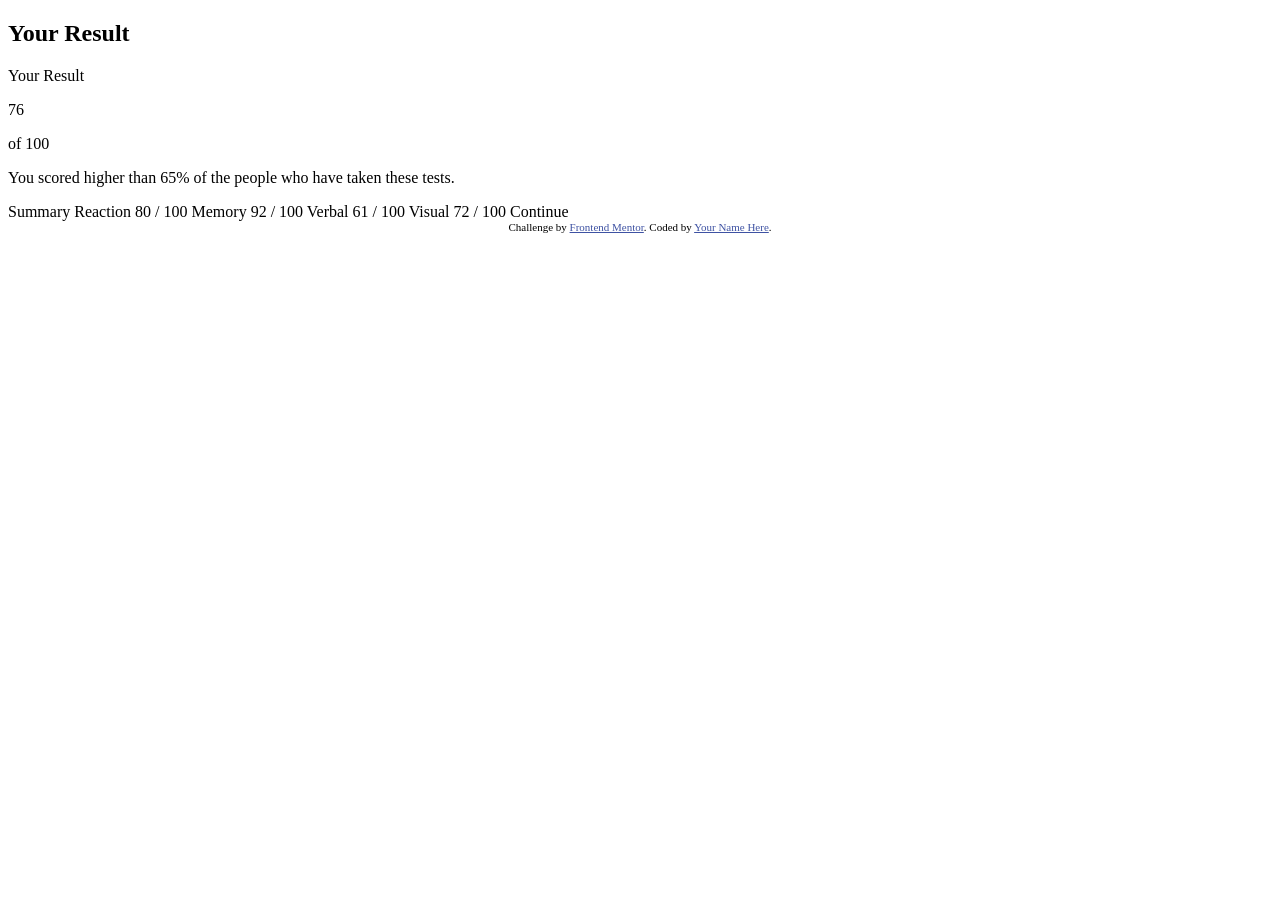
<file: index.html>
<!DOCTYPE html>
<html lang="en">
<head>
  <meta charset="UTF-8">
  <meta name="viewport" content="width=device-width, initial-scale=1.0"> <!-- displays site properly based on user's device -->

  <link rel="icon" type="image/png" sizes="32x32" href="./assets/images/favicon-32x32.png">
  
  <title>Frontend Mentor | Results summary component</title>

  <!-- Feel free to remove these styles or customise in your own stylesheet 👍 -->
  <style>
    .attribution { font-size: 0.6875rem; text-align: center; }
    .attribution a { color: hsl(228, 45%, 44%); }
  </style>
</head>
<body>
<section class="food-hours-section" aria-labelledby="food-hours-heading">
      <div class="container">
        <h2 id="food-hours-heading" class="visually-hidden">Your Result</h2>
        <div>
          <p>Your Result</p>
          <p>76</p>
          <p>of 100</p>
        </div>    
        <p class="food-deli-banner-title">You scored higher than 65% of the people who have taken these tests.</p>       
      </div>
  </section>
  Summary

  Reaction
  80 / 100

  Memory
  92 / 100

  Verbal
  61 / 100

  Visual
  72 / 100

  Continue
  
  <footer class="attribution">
    Challenge by <a href="https://www.frontendmentor.io?ref=challenge">Frontend Mentor</a>. 
    Coded by <a href="#">Your Name Here</a>.
  </footer>
</body>
</html>
</file>
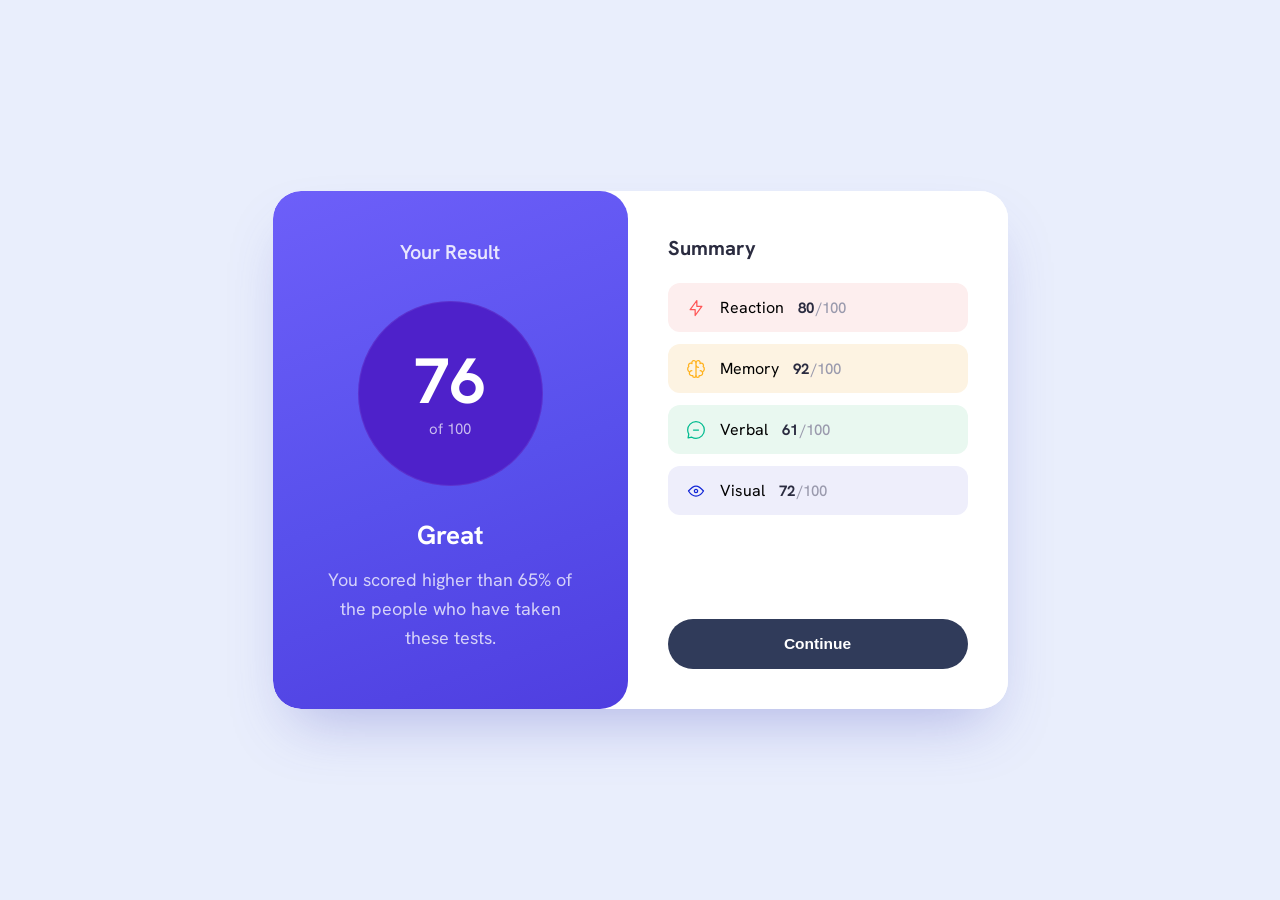
<file: index0.html>
<!DOCTYPE HTML>
<html>
    <head>
    <meta charset="UTF-8">    
    <meta name="viewport" content="width=device-width, initial-scale=1.0">
    <link rel=stylesheet href="style0.css">
    <link rel="preconnect" href="https://fonts.googleapis.com">
    <link rel="preconnect" href="https://fonts.gstatic.com" crossorigin>
    <!-- 2. The Actual Google Font Stylesheet Link -->
    <link href="https://fonts.googleapis.com/css2?family=Hanken+Grotesk:wght@300;400;500;600;700&display=swap" rel="stylesheet">
    </head>    
        <body>
            <div class="view">
                <div class="result">
                <h2 class="view__result">Your Result</h2>
                <div class="result__circle">
                    <span class="circle__score">76</span>
                    <span class="circle__of">of 100</span>
                </div>
                <h3 class="result__remark">Great</h3>
                <p class="result__comment">You scored higher than 65% of the people who have taken these tests.</p>
                </div>
                <div class="summary">
                <h2 class="view__summary">Summary</h2>
                <ul class="summary__list">
                    <li class="summary_item" summary-item--reaction>
                        <span class="icon"><img src="assets\images\icon-reaction.svg" alt="reaction logo"></span>
                        <span class="category-reaction">Reaction</span>
                        <span class="score">80<span class="summary-item__max">/100</span></span>
                    </li>
                    <li class="summary_item" summary-item--memory>
                        <span class="icon"><img src="assets\images\icon-memory.svg" alt="memory logo"></span>
                        <span class="category-memory">Memory</span>
                        <span class="score">92<span class="summary-item__max">/100</span></span>
                    </li>
                    <li class="summary_item" summary-item--verbal>
                        <span class="icon"><img src="assets\images\icon-verbal.svg" alt="verbal logo"></span>
                        <span class="category-verbal">Verbal</span>
                        <span class="score">61<span class="summary-item__max">/100</span></span>
                    </li>
                    <li class="summary_item" summary-item--visual>
                        <span class="icon"><img src="assets\images\icon-visual.svg" alt="visual logo"></span>
                        <span class="category-visual">Visual</span>
                        <span class="score">72<span class="summary-item__max">/100</span></span>
                    </li>
                </ul>   
                <button class="continue-btn">Continue</button> 
                </div>  
            </div>
        </body>
</html>
</file>
<file: style0.css>
* {
  margin: 0;
  padding: 0;
  box-sizing: border-box;
}

body {
  min-height: 100vh;
  display: flex;
  align-items: center;
  justify-content: center;
  background: #e9eefc;
  font-family: 'Hanken Grotesk', sans-serif;
}

.view {
  display: flex;
  flex-wrap: wrap;
  width: 735px;
  max-width: 90vw;
  justify-content: center;
  border-radius: 28px;
  overflow: hidden;
  box-shadow: 0 30px 60px -20px rgba(76, 81, 191, 0.35);
  background: #ffffff;
}

/* ---------- Left result panel ---------- */

.result {
  flex: 1 1 355px;
  background: linear-gradient(160deg, #6d5ff9 0%, #5850ec 55%, #4f3ee0 100%);
  padding: 48px 40px 56px;
  display: flex;
  flex-direction: column;
  align-items: center;
  text-align: center;
  color: #ffffff;
  border-radius: 28px;
}

.view__result {
  font-size: 20px;
  font-weight: 600;
  color: rgba(255, 255, 255, 0.85);
  margin-bottom: 36px;
}

.result__circle {
  width: 185px;
  height: 185px;
  border-radius: 50%;
  background: hsla(256, 72%, 46%, 1);
  display: flex;
  flex-direction: column;
  align-items: center;
  justify-content: center;
  margin-bottom: 32px;
  box-shadow: inset 0 0 0 1px rgba(255, 255, 255, 0.08);
}

.circle__score {
  font-size: 64px;
  font-weight: 700;
  line-height: 1;
}

.circle__of {
  margin-top: 6px;
  font-size: 15px;
  color: rgba(255, 255, 255, 0.7);
}

.result__remark {
  font-size: 26px;
  font-weight: 700;
  margin-bottom: 14px;
}

.result__comment {
  font-size: 18px;
  line-height: 1.6;
  color: rgba(255, 255, 255, 0.75);
  max-width: 260px;
}

/* ---------- Right summary panel ---------- */

.summary {
  flex: 1 1 380px;
  background: #ffffff;
  padding: 44px 40px 40px;
  display: flex;
  flex-direction: column;
}

.view__summary {
  font-size: 20px;
  font-weight: 700;
  color: #2b2c40;
  margin-bottom: 22px;
}

.summary__list {
  list-style: none;
  display: flex;
  flex-direction: column;
  gap: 12px;
  margin-bottom: 28px;
}

.summary_item {
  display: flex;
  align-items: center;
  gap: 14px;
  padding: 14px 18px;
  border-radius: 12px;
}

.summary_item[summary-item--reaction] {
  background: #fdeeee;
}

.summary_item[summary-item--memory] {
  background: #fdf3e2;
}

.summary_item[summary-item--verbal] {
  background: #e9f8f0;
}

.summary_item[summary-item--visual] {
  background: #eeeefb;
}

.summary_item .icon {
  width: 20px;
  height: 20px;
  display: flex;
  align-items: center;
  justify-content: center;
}

.summary_item .icon img {
  width: 100%;
  height: 100%;
  object-fit: contain;
}

.summary_item .category {
  flex: 1;
  font-size: 15px;
  font-weight: 500;
}

.summary_item[summary-item--reaction] .category {
  color: hsl(0, 100%, 67%);
}

.summary_item[summary-item--memory] .category {
  color: hsl(39, 100%, 56%);
}

.summary_item[summary-item--verbal] .category {
  color: hsl(166, 100%, 37%);
}

.summary_item[summary-item--visual] .category {
  color: hsl(234, 85%, 45%);
}

.summary_item .score {
  font-size: 15px;
  font-weight: 700;
  color: #2b2c40;
}

.summary-item__max {
  font-weight: 500;
  color: #9a9aad;
  margin-left: 2px;
}

.continue-btn {
  margin-top: auto;
  width: 100%;
  padding: 16px 0;
  border: none;
  border-radius: 999px;
  background: hsl(224, 30%, 27%);
  color: #ffffff;
  font-size: 15.5px;
  font-weight: 700;
  cursor: pointer;
  transition: opacity 0.2s ease;
  align-items: center;
  display: flex;
  justify-content: center;
}

.continue-btn:hover {
  opacity: 0.9;
}

/* ---------- Responsive ---------- */

@media (max-width: 640px) {
  .view {
    flex-direction: column;
    width: 92vw;
  }

  .result,
  .summary {
    flex: 1 1 100%;
  }
}
</file>
